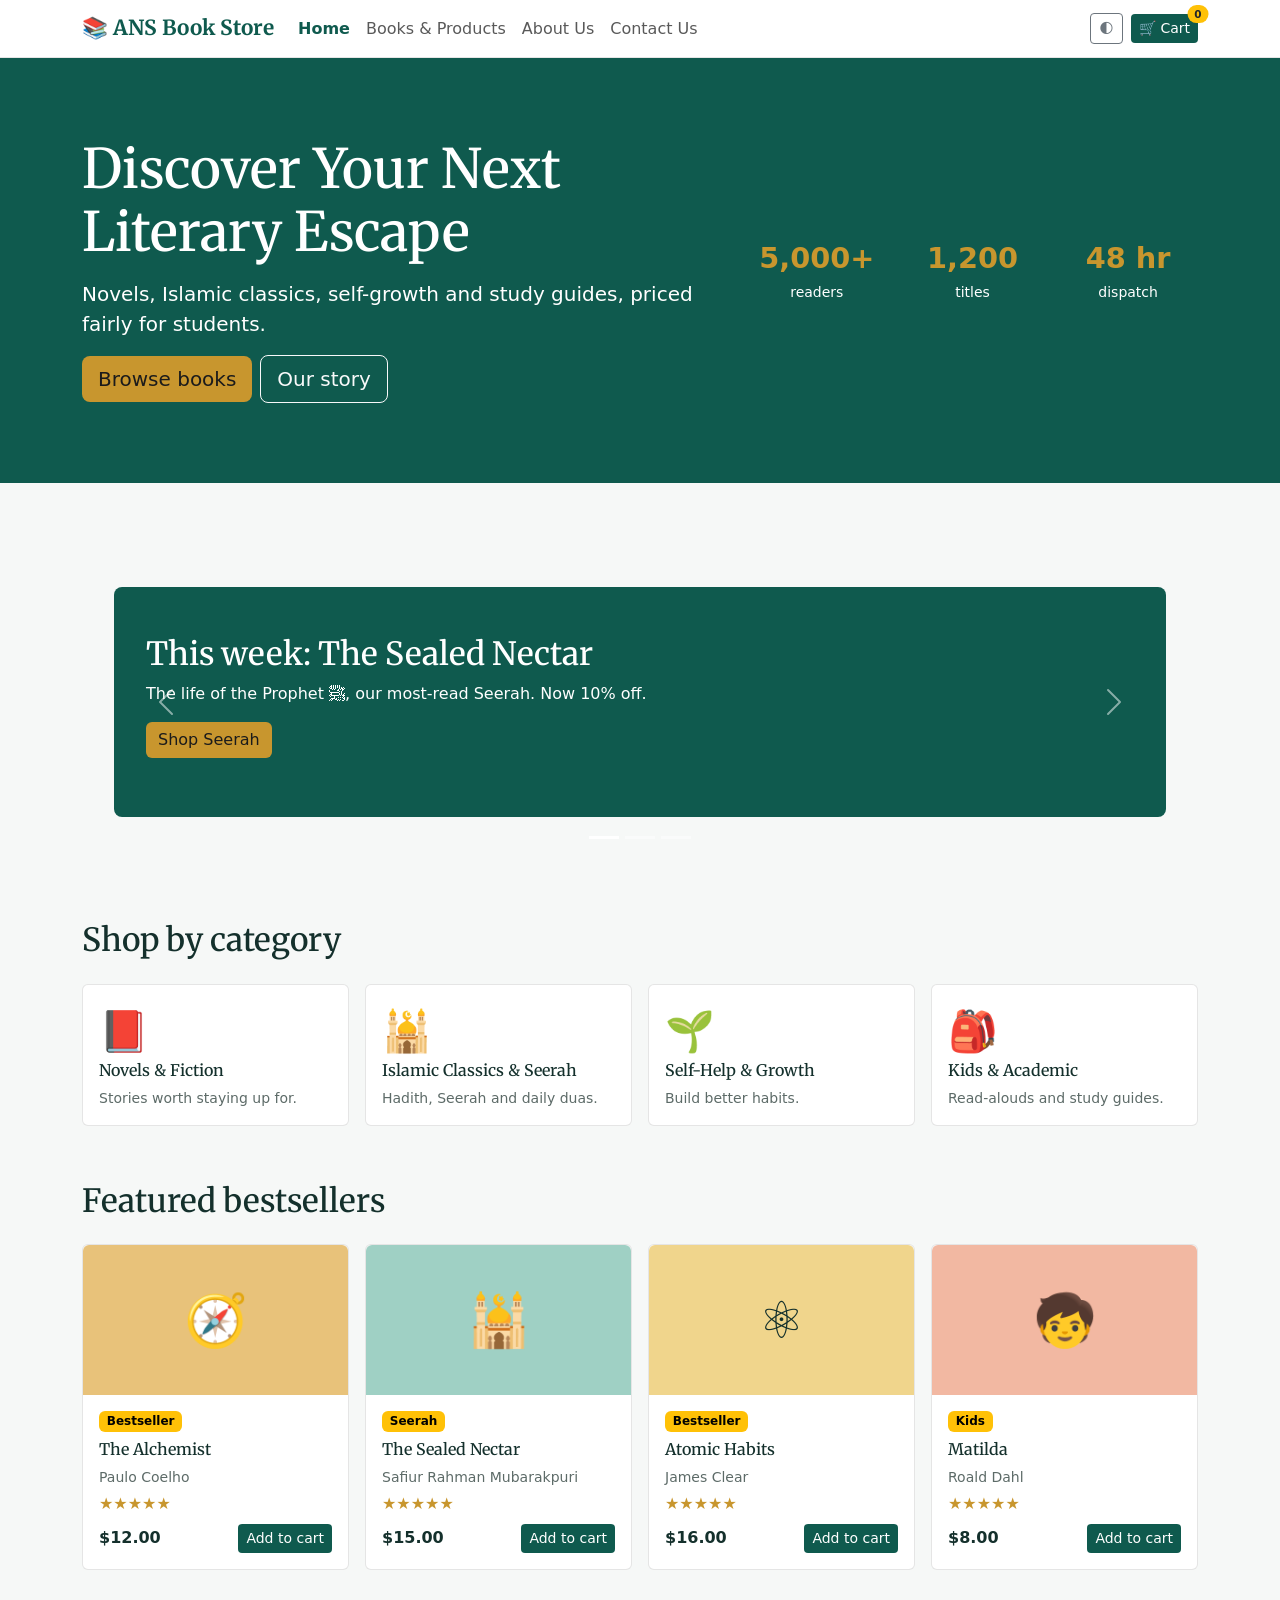
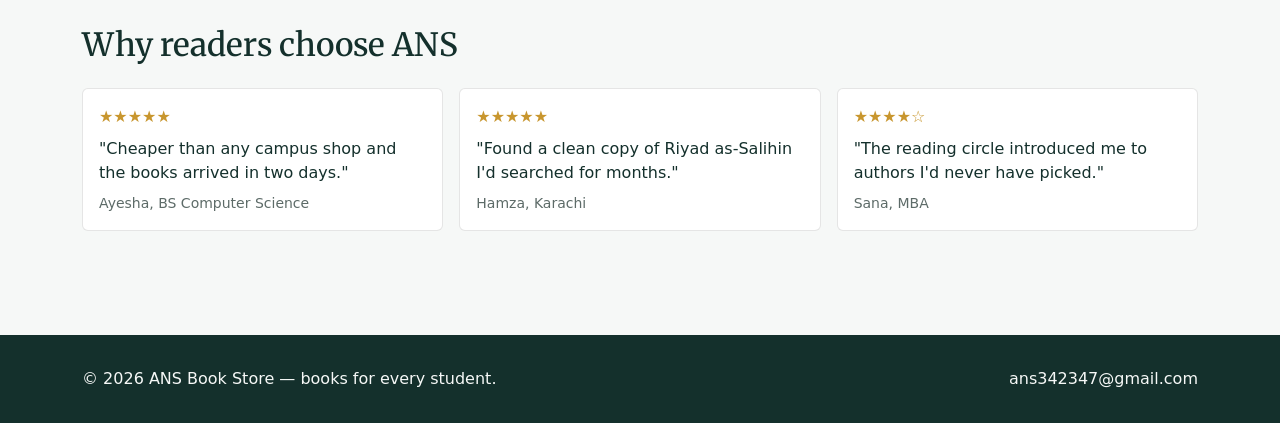
<file: index.html>
<!DOCTYPE html><html lang="en" data-bs-theme="light"><head><meta charset="utf-8"><meta name="viewport" content="width=device-width, initial-scale=1"><title>Home | ANS Book Store</title>
<link href="https://cdn.jsdelivr.net/npm/bootstrap@5.3.3/dist/css/bootstrap.min.css" rel="stylesheet">
<link href="https://fonts.googleapis.com/css2?family=Merriweather:wght@400;700&display=swap" rel="stylesheet">
<link href="css/style.css" rel="stylesheet"></head><body>
<header class="hero"><div class="container"><div class="row align-items-center g-4"><div class="col-lg-7">
<h1>Discover Your Next Literary Escape</h1>
<p class="lead my-3">Novels, Islamic classics, self-growth and study guides, priced fairly for students.</p>
<a href="books.html" class="btn btn-gold btn-lg me-2">Browse books</a><a href="about.html" class="btn btn-outline-light btn-lg">Our story</a></div>
<div class="col-lg-5"><div class="row text-center g-3"><div class="col-4"><div class="stat">5,000+</div><small>readers</small></div>
<div class="col-4"><div class="stat">1,200</div><small>titles</small></div><div class="col-4"><div class="stat">48 hr</div><small>dispatch</small></div></div></div></div></div></header>

<section class="section"><div class="container"><div id="carousel" class="carousel slide" data-bs-ride="carousel">
<div class="carousel-indicators"><button data-bs-target="#carousel" data-bs-slide-to="0" class="active" aria-label="Slide 1"></button><button data-bs-target="#carousel" data-bs-slide-to="1" aria-label="Slide 2"></button><button data-bs-target="#carousel" data-bs-slide-to="2" aria-label="Slide 3"></button></div>
<div class="carousel-inner">
<div class="carousel-item active"><div class="slide" style="background:#0f5a4e"><h2>This week: The Sealed Nectar</h2><p>The life of the Prophet ﷺ, our most-read Seerah. Now 10% off.</p><a href="books.html" class="btn btn-gold">Shop Seerah</a></div></div>
<div class="carousel-item"><div class="slide" style="background:#8a5a14"><h2>Exam season bundle</h2><p>Atlas, study guides and stationery together at student prices.</p><a href="books.html" class="btn btn-light">See guides</a></div></div>
<div class="carousel-item"><div class="slide" style="background:#2b3f6b"><h2>Start a habit</h2><p>Atomic Habits and The 7 Habits: our two best self-growth picks.</p><a href="books.html" class="btn btn-gold">Shop self-help</a></div></div></div>
<button class="carousel-control-prev" data-bs-target="#carousel" data-bs-slide="prev" aria-label="Previous"><span class="carousel-control-prev-icon"></span></button>
<button class="carousel-control-next" data-bs-target="#carousel" data-bs-slide="next" aria-label="Next"><span class="carousel-control-next-icon"></span></button></div></div></section>

<section class="section pt-0"><div class="container"><h2 class="mb-4">Shop by category</h2><div class="row g-3">
<div class="col-6 col-lg-3"><a class="cat-card" href="books.html"><div class="card h-100 p-3"><div class="fs-1">📕</div><h3 class="h6">Novels &amp; Fiction</h3><p class="muted small mb-0">Stories worth staying up for.</p></div></a></div>
<div class="col-6 col-lg-3"><a class="cat-card" href="books.html"><div class="card h-100 p-3"><div class="fs-1">🕌</div><h3 class="h6">Islamic Classics &amp; Seerah</h3><p class="muted small mb-0">Hadith, Seerah and daily duas.</p></div></a></div>
<div class="col-6 col-lg-3"><a class="cat-card" href="books.html"><div class="card h-100 p-3"><div class="fs-1">🌱</div><h3 class="h6">Self-Help &amp; Growth</h3><p class="muted small mb-0">Build better habits.</p></div></a></div>
<div class="col-6 col-lg-3"><a class="cat-card" href="books.html"><div class="card h-100 p-3"><div class="fs-1">🎒</div><h3 class="h6">Kids &amp; Academic</h3><p class="muted small mb-0">Read-alouds and study guides.</p></div></a></div></div></div></section>

<section class="section pt-0"><div class="container"><h2 class="mb-4">Featured bestsellers</h2><div class="row g-3" id="featured"></div></div></section>

<section class="section pt-0"><div class="container"><h2 class="mb-4">Why readers choose ANS</h2><div class="row g-3">
<div class="col-md-4"><div class="card p-3 h-100"><div class="stars">★★★★★</div><p class="my-2">"Cheaper than any campus shop and the books arrived in two days."</p><small class="muted">Ayesha, BS Computer Science</small></div></div>
<div class="col-md-4"><div class="card p-3 h-100"><div class="stars">★★★★★</div><p class="my-2">"Found a clean copy of Riyad as-Salihin I'd searched for months."</p><small class="muted">Hamza, Karachi</small></div></div>
<div class="col-md-4"><div class="card p-3 h-100"><div class="stars">★★★★☆</div><p class="my-2">"The reading circle introduced me to authors I'd never have picked."</p><small class="muted">Sana, MBA</small></div></div></div></div></section>
<script src="https://cdn.jsdelivr.net/npm/bootstrap@5.3.3/dist/js/bootstrap.bundle.min.js"></script><script src="js/main.js"></script></body></html>
</file>
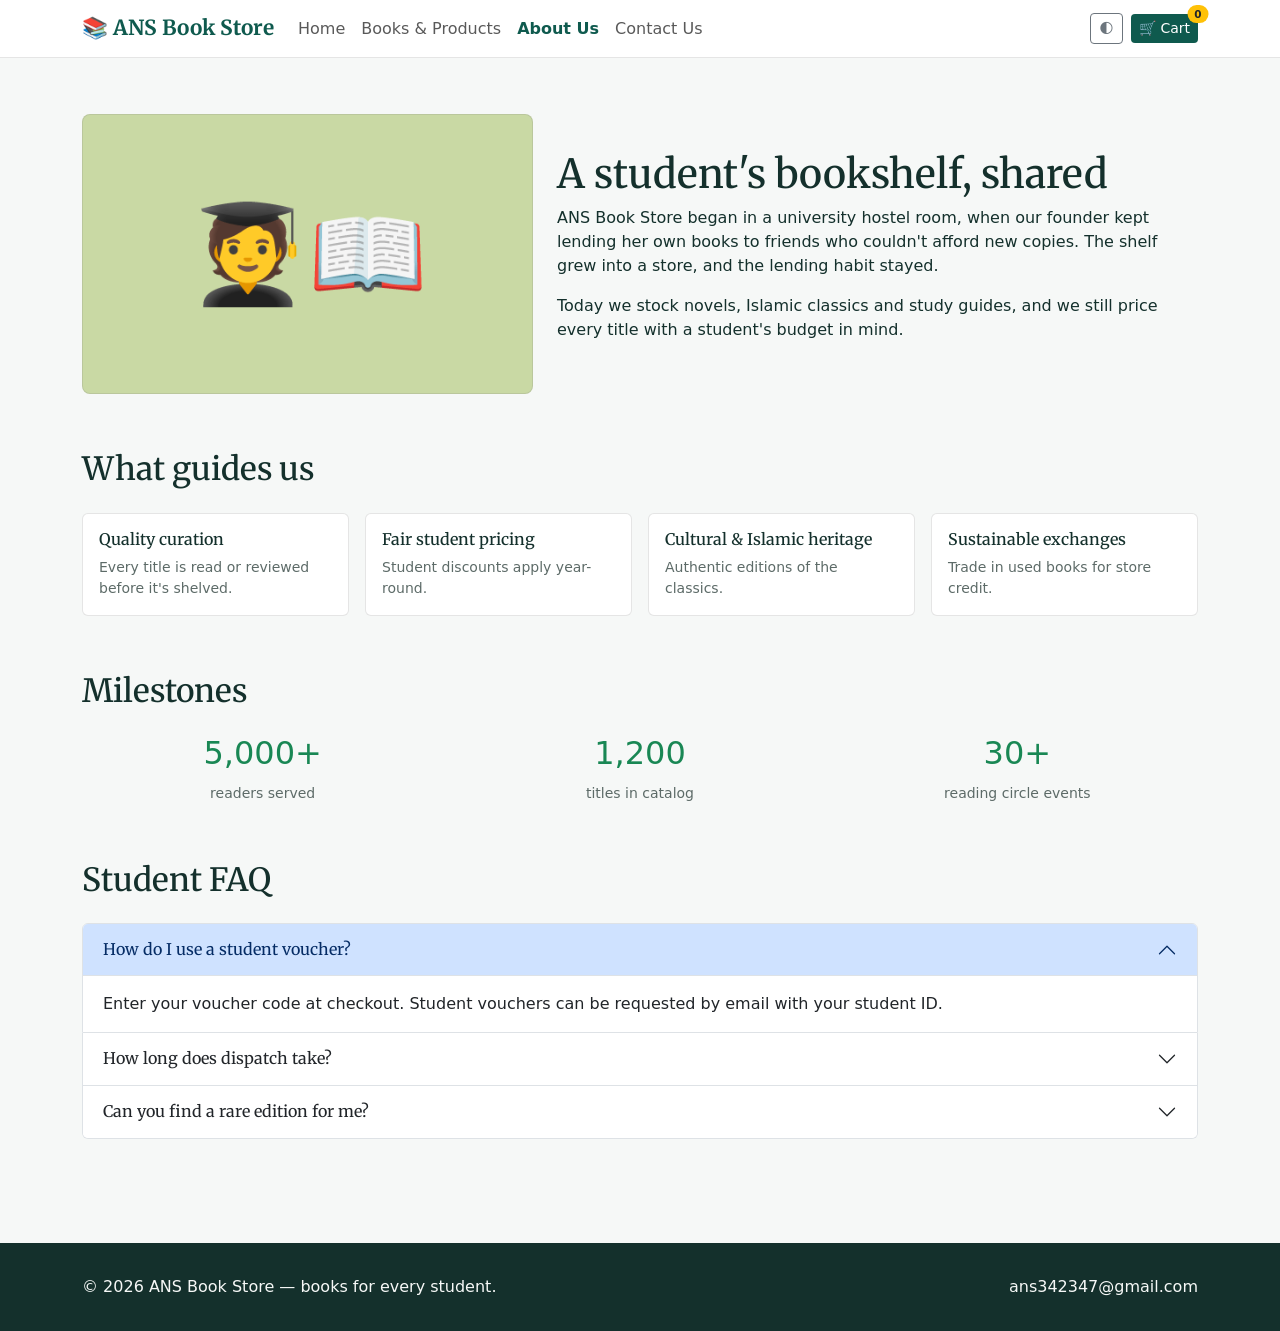
<file: about.html>
<!DOCTYPE html><html lang="en" data-bs-theme="light"><head><meta charset="utf-8"><meta name="viewport" content="width=device-width, initial-scale=1"><title>About Us | ANS Book Store</title>
<link href="https://cdn.jsdelivr.net/npm/bootstrap@5.3.3/dist/css/bootstrap.min.css" rel="stylesheet">
<link href="https://fonts.googleapis.com/css2?family=Merriweather:wght@400;700&display=swap" rel="stylesheet">
<link href="css/style.css" rel="stylesheet"></head><body>
<section class="section"><div class="container"><div class="row align-items-center g-4"><div class="col-md-5"><div class="card cover" style="height:280px;background:#c9d9a4;font-size:6rem;border-radius:.5rem">🧑‍🎓📖</div></div>
<div class="col-md-7"><h1>A student's bookshelf, shared</h1>
<p>ANS Book Store began in a university hostel room, when our founder kept lending her own books to friends who couldn't afford new copies. The shelf grew into a store, and the lending habit stayed.</p>
<p>Today we stock novels, Islamic classics and study guides, and we still price every title with a student's budget in mind.</p></div></div></div></section>

<section class="section pt-0"><div class="container"><h2 class="mb-4">What guides us</h2><div class="row g-3">
<div class="col-6 col-lg-3"><div class="card p-3 h-100"><h3 class="h6">Quality curation</h3><p class="muted small mb-0">Every title is read or reviewed before it's shelved.</p></div></div>
<div class="col-6 col-lg-3"><div class="card p-3 h-100"><h3 class="h6">Fair student pricing</h3><p class="muted small mb-0">Student discounts apply year-round.</p></div></div>
<div class="col-6 col-lg-3"><div class="card p-3 h-100"><h3 class="h6">Cultural &amp; Islamic heritage</h3><p class="muted small mb-0">Authentic editions of the classics.</p></div></div>
<div class="col-6 col-lg-3"><div class="card p-3 h-100"><h3 class="h6">Sustainable exchanges</h3><p class="muted small mb-0">Trade in used books for store credit.</p></div></div></div></div></section>

<section class="section pt-0"><div class="container"><h2 class="mb-4">Milestones</h2><div class="row text-center g-3">
<div class="col-4"><div class="h2 text-success">5,000+</div><small class="muted">readers served</small></div>
<div class="col-4"><div class="h2 text-success">1,200</div><small class="muted">titles in catalog</small></div>
<div class="col-4"><div class="h2 text-success">30+</div><small class="muted">reading circle events</small></div></div></div></section>

<section class="section pt-0"><div class="container"><h2 class="mb-4">Student FAQ</h2>
<div class="accordion" id="faq">
<div class="accordion-item"><h3 class="accordion-header"><button class="accordion-button" data-bs-toggle="collapse" data-bs-target="#f1">How do I use a student voucher?</button></h3><div id="f1" class="accordion-collapse collapse show" data-bs-parent="#faq"><div class="accordion-body">Enter your voucher code at checkout. Student vouchers can be requested by email with your student ID.</div></div></div>
<div class="accordion-item"><h3 class="accordion-header"><button class="accordion-button collapsed" data-bs-toggle="collapse" data-bs-target="#f2">How long does dispatch take?</button></h3><div id="f2" class="accordion-collapse collapse" data-bs-parent="#faq"><div class="accordion-body">Orders ship within 48 hours. Delivery usually takes 2 to 4 working days.</div></div></div>
<div class="accordion-item"><h3 class="accordion-header"><button class="accordion-button collapsed" data-bs-toggle="collapse" data-bs-target="#f3">Can you find a rare edition for me?</button></h3><div id="f3" class="accordion-collapse collapse" data-bs-parent="#faq"><div class="accordion-body">Yes. Send us the title and edition through the Contact page and we'll search our supplier network.</div></div></div>
</div></div></section>
<script src="https://cdn.jsdelivr.net/npm/bootstrap@5.3.3/dist/js/bootstrap.bundle.min.js"></script><script src="js/main.js"></script></body></html>
</file>
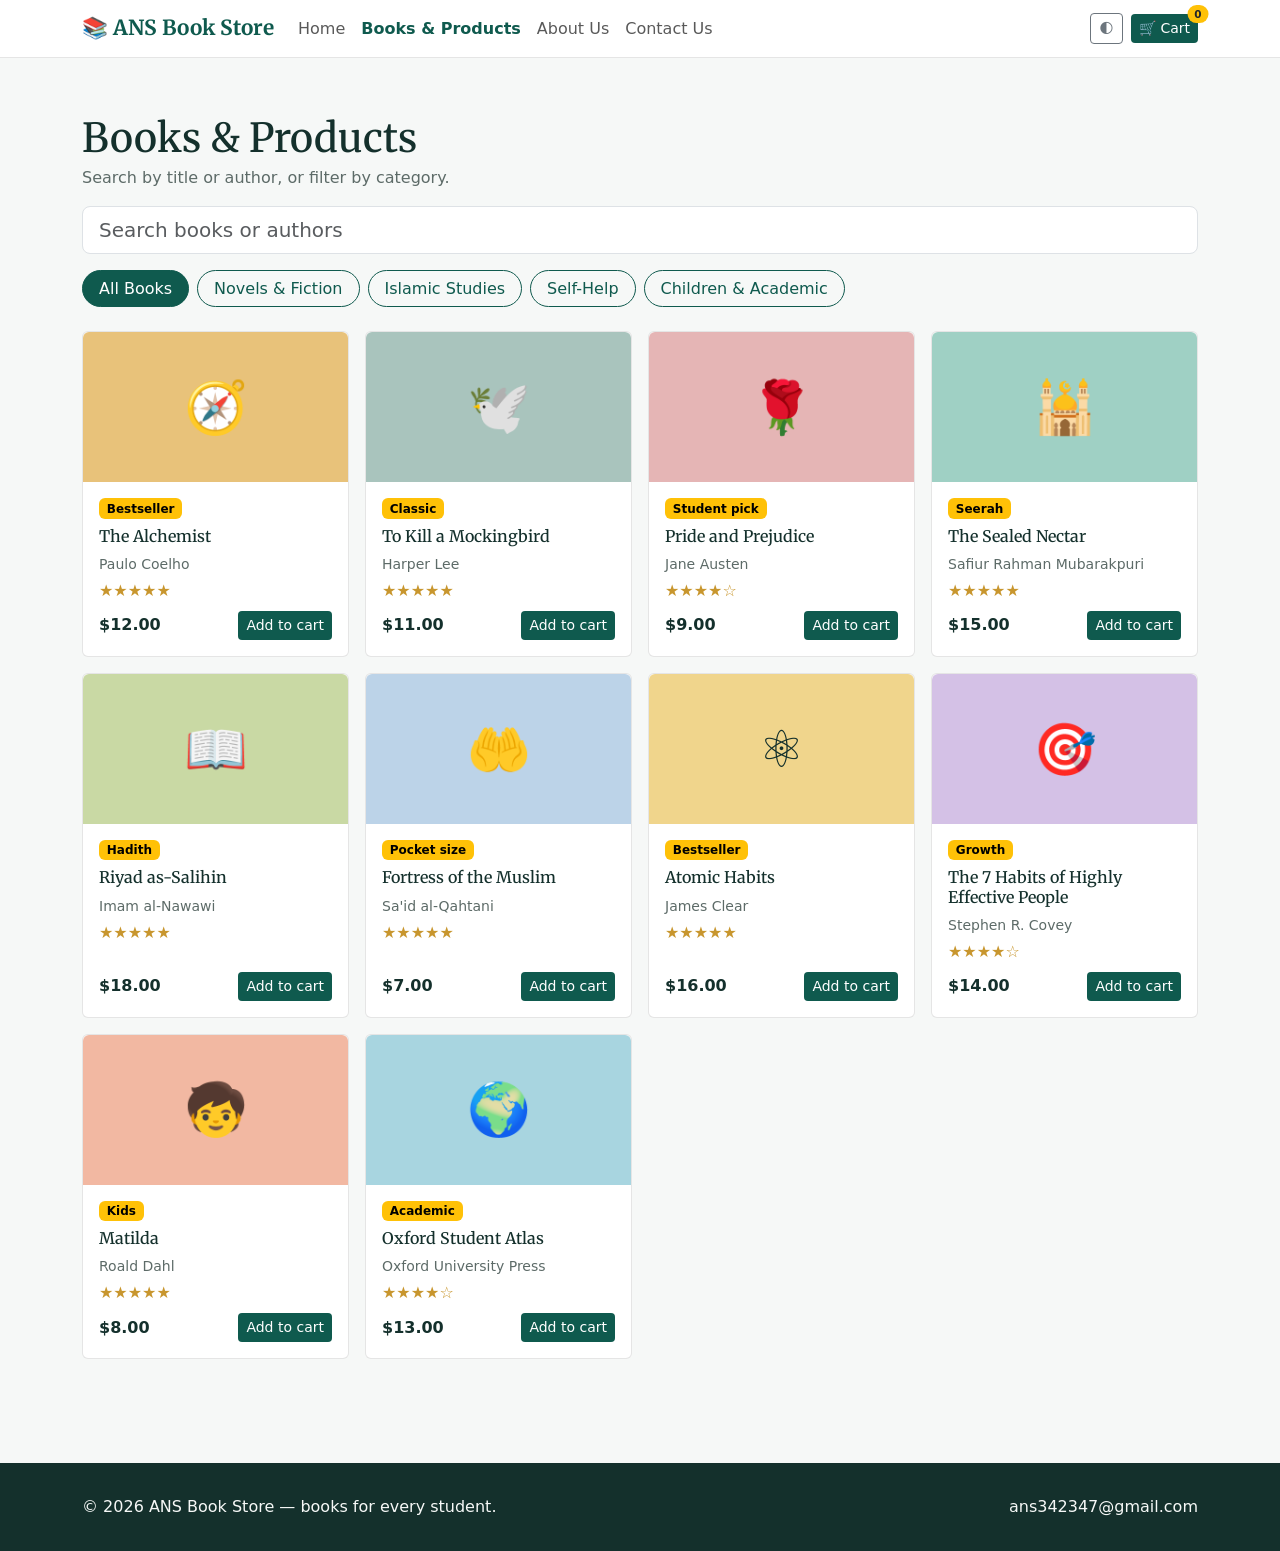
<file: books.html>
<!DOCTYPE html><html lang="en" data-bs-theme="light"><head><meta charset="utf-8"><meta name="viewport" content="width=device-width, initial-scale=1"><title>Books and Products | ANS Book Store</title>
<link href="https://cdn.jsdelivr.net/npm/bootstrap@5.3.3/dist/css/bootstrap.min.css" rel="stylesheet">
<link href="https://fonts.googleapis.com/css2?family=Merriweather:wght@400;700&display=swap" rel="stylesheet">
<link href="css/style.css" rel="stylesheet"></head><body>
<section class="section"><div class="container"><h1 class="mb-1">Books &amp; Products</h1><p class="muted">Search by title or author, or filter by category.</p>
<input id="search" type="search" class="form-control form-control-lg mb-3" placeholder="Search books or authors" aria-label="Search books">
<div id="pills" class="d-flex flex-wrap gap-2 mb-4"></div>
<div class="row g-3" id="bookGrid"></div>
<p id="empty" class="muted d-none">No books match your search. Try a different title or author.</p></div></section>
<script src="https://cdn.jsdelivr.net/npm/bootstrap@5.3.3/dist/js/bootstrap.bundle.min.js"></script><script src="js/main.js"></script></body></html>
</file>
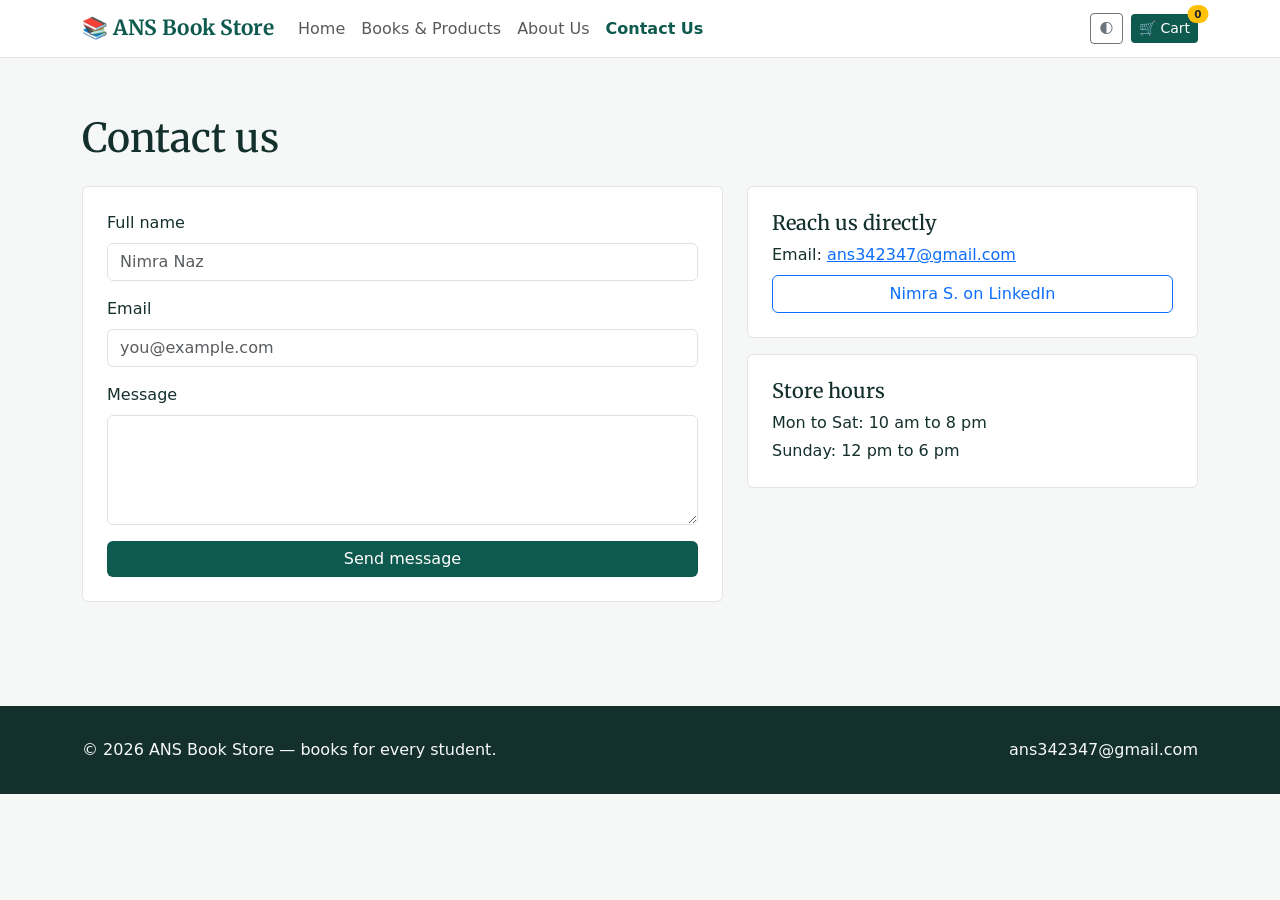
<file: contact.html>
<!DOCTYPE html><html lang="en" data-bs-theme="light"><head><meta charset="utf-8"><meta name="viewport" content="width=device-width, initial-scale=1"><title>Contact Us | ANS Book Store</title>
<link href="https://cdn.jsdelivr.net/npm/bootstrap@5.3.3/dist/css/bootstrap.min.css" rel="stylesheet">
<link href="https://fonts.googleapis.com/css2?family=Merriweather:wght@400;700&display=swap" rel="stylesheet">
<link href="css/style.css" rel="stylesheet"></head><body>
<section class="section"><div class="container"><h1 class="mb-4">Contact us</h1><div class="row g-4">
<div class="col-lg-7"><form id="contactForm" class="card p-4" novalidate>
<div class="mb-3"><label class="form-label" for="name">Full name</label><input id="name" class="form-control" placeholder="Nimra Naz" required><div class="invalid-feedback">Please enter your name.</div></div>
<div class="mb-3"><label class="form-label" for="email">Email</label><input id="email" type="email" class="form-control" placeholder="you@example.com" required><div class="invalid-feedback">Please enter a valid email address.</div></div>
<div class="mb-3"><label class="form-label" for="msg">Message</label><textarea id="msg" rows="4" class="form-control" required minlength="10"></textarea><div class="invalid-feedback">Please write at least 10 characters.</div></div>
<button class="btn btn-ans" type="submit">Send message</button></form></div>
<div class="col-lg-5"><div class="card p-4 mb-3"><h2 class="h5">Reach us directly</h2>
<p class="mb-2">Email: <a href="mailto:ans342347@gmail.com">ans342347@gmail.com</a></p>
<a class="btn btn-outline-primary" href="https://www.linkedin.com/in/nimra-s-343906432/" target="_blank" rel="noopener">Nimra S. on LinkedIn</a></div>
<div class="card p-4"><h2 class="h5">Store hours</h2><p class="mb-1">Mon to Sat: 10 am to 8 pm</p><p class="mb-0">Sunday: 12 pm to 6 pm</p></div></div></div></div></section>
<script src="https://cdn.jsdelivr.net/npm/bootstrap@5.3.3/dist/js/bootstrap.bundle.min.js"></script><script src="js/main.js"></script></body></html>
</file>
<file: css/style.css>
:root{--ink:#14302c;--emerald:#0f5a4e;--gold:#c8962e;--paper:#f6f8f7;--card:#fff;--muted:#5d6b68}
[data-bs-theme=dark]{--ink:#e6efec;--paper:#0f1a18;--card:#16262a;--muted:#9bb0ab;--emerald:#2f9c88}
body{background:var(--paper);color:var(--ink);font-family:system-ui,-apple-system,"Segoe UI",Roboto,sans-serif}
h1,h2,h3,h4,.brand{font-family:"Merriweather",Georgia,serif}
.navbar{background:var(--card);border-bottom:1px solid rgba(127,127,127,.2)}
.brand{font-weight:700;color:var(--emerald)!important;font-size:1.3rem}
.nav-link.active{color:var(--emerald)!important;font-weight:600}
.btn-ans{background:var(--emerald);color:#fff;border:0}.btn-ans:hover{background:var(--ink);color:var(--paper)}
.btn-gold{background:var(--gold);color:#1b1b1b;border:0}.btn-gold:hover{filter:brightness(1.08)}
.hero{background:var(--emerald);color:#fff;padding:5rem 0}
.hero h1{font-size:clamp(2rem,5vw,3.4rem);line-height:1.15}
.hero .stat{font-size:1.8rem;font-weight:700;color:var(--gold)}
.card{background:var(--card);border:1px solid rgba(127,127,127,.2);color:var(--ink)}
.cover{height:150px;display:flex;align-items:center;justify-content:center;font-size:3.2rem;border-radius:.375rem .375rem 0 0}
.stars{color:var(--gold)}.muted{color:var(--muted)}
.pill{border:1px solid var(--emerald);color:var(--emerald);background:transparent;border-radius:2rem;padding:.35rem 1rem}
.pill.active{background:var(--emerald);color:#fff}
.slide{padding:3rem 2rem;min-height:230px;color:#fff;border-radius:.5rem}
.section{padding:3.5rem 0}
footer{background:var(--ink);color:var(--paper);padding:2rem 0;margin-top:3rem}
[data-bs-theme=dark] footer{background:#0a1211;color:#e6efec}
.cat-card{text-decoration:none;color:inherit;display:block;height:100%}
.cat-card:hover{border-color:var(--gold)}
:focus-visible{outline:3px solid var(--gold);outline-offset:2px}
</file>
